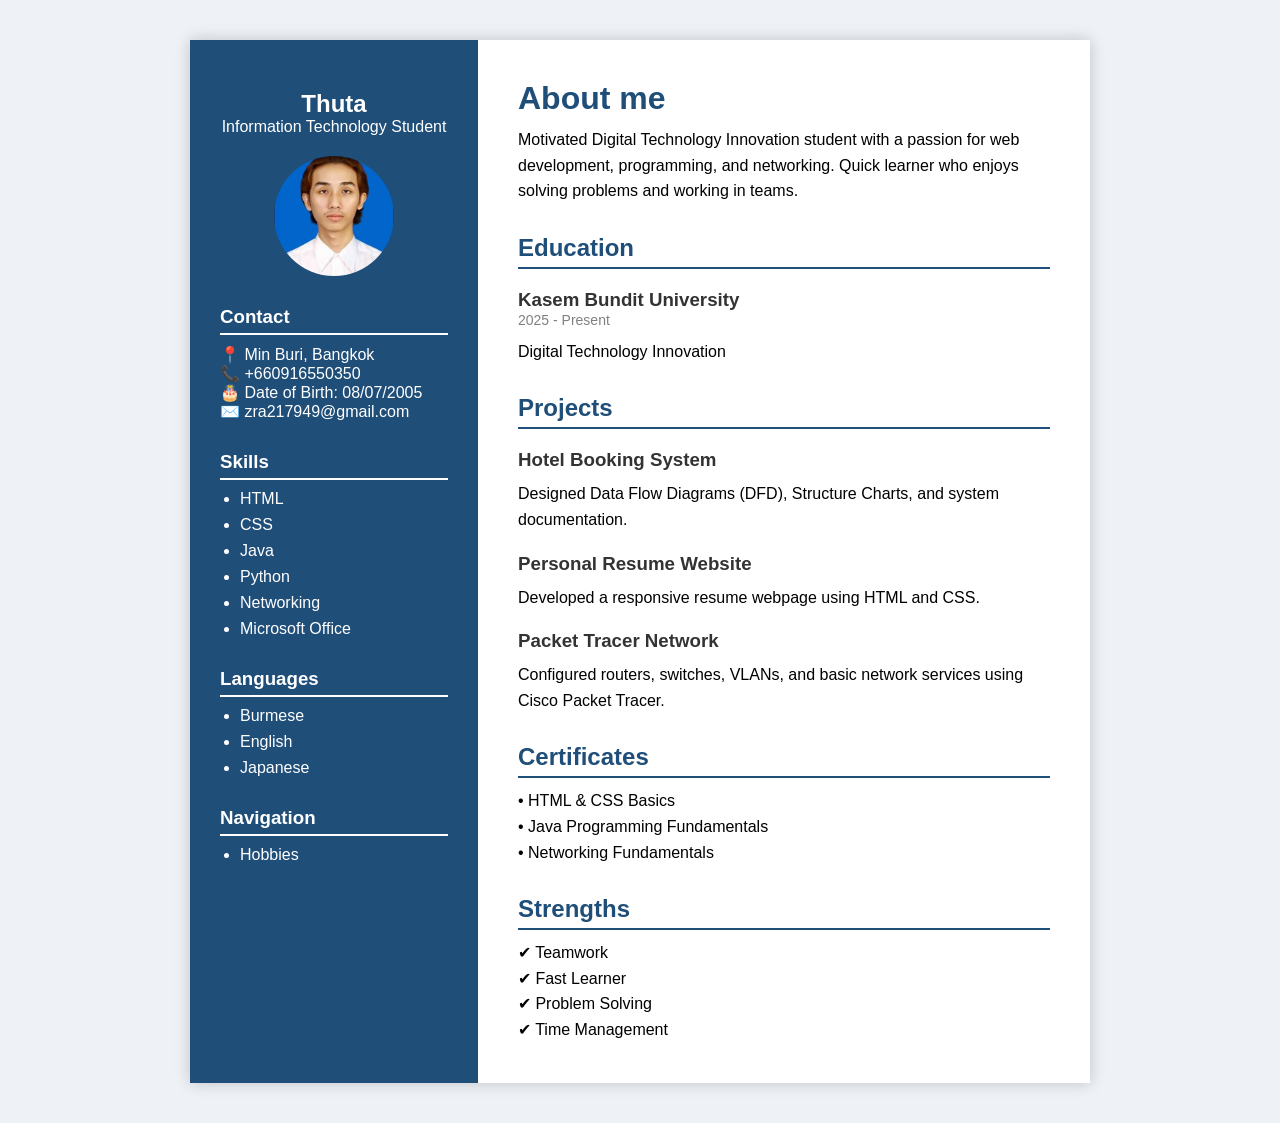
<file: index.html>
<!DOCTYPE html>
<html lang="en"><head><meta http-equiv="Content-Type" content="text/html; charset=UTF-8">

<meta name="viewport" content="width=device-width, initial-scale=1.0">
<title>My Resume</title>
<link rel="stylesheet" href="style.css">
<link rel="manifest" href="manifest.json">

</head>

<body>

<div class="resume">

<div class="left">

<h2>Thuta</h2>

<p style="text-align:center;">Information Technology Student</p>

<img src="profile.jpg?v=2" alt="My Profile Photo" class="profile-photo">
    
<h3>Contact</h3>

<p>📍 Min Buri, Bangkok</p>
<p>📞 +660916550350</p>
<p>🎂 Date of Birth: 08/07/2005</p>
<p>✉️ zra217949@gmail.com</p>

<h3>Skills</h3>

<ul>
<li>HTML</li>
<li>CSS</li>
<li>Java</li>
<li>Python</li>
<li>Networking</li>
<li>Microsoft Office</li>
</ul>

<h3>Languages</h3>

<ul>
<li>Burmese</li>
<li>English</li>
<li>Japanese</li>
</ul>

<h3>Navigation</h3>

<ul>
    <li><a href="Hobby.html">Hobbies</a></li>
</ul>





</div>

<div class="right">

<h1>About me</h1>

<p>
Motivated Digital Technology  Innovation student with a passion for web development,
programming, and networking. Quick learner who enjoys solving problems and
working in teams.
</p>

<h2>Education</h2>

<div class="job">
<h3>Kasem Bundit University</h3>
<span>2025 - Present</span>

<p>Digital Technology Innovation
</p>
</div>

<h2>Projects</h2>

<div class="job">
<h3>Hotel Booking System</h3>

<p>
Designed Data Flow Diagrams (DFD), Structure Charts, and system documentation.
</p>
</div>

<div class="job">
<h3>Personal Resume Website</h3>

<p>
Developed a responsive resume webpage using HTML and CSS.
</p>
</div>

<div class="job">
<h3>Packet Tracer Network</h3>

<p>
Configured routers, switches, VLANs, and basic network services using Cisco Packet Tracer.
</p>
</div>

<h2>Certificates</h2>

<p>
• HTML &amp; CSS Basics<br>
• Java Programming Fundamentals<br>
• Networking Fundamentals
</p>

<h2>Strengths</h2>

<p>
✔ Teamwork<br>
✔ Fast Learner<br>
✔ Problem Solving<br>
✔ Time Management
</p>





</div>

</div>

<script type="text/javascript">
    if ('serviceWorker' in navigator) {
        navigator.serviceWorker.register('/DTI224/service-worker.js')
            .then(() => console.log("Service worker registered"))
            .catch((error) => console.log("Service worker failed", error));
    }
</script>
</body></html>
</file>
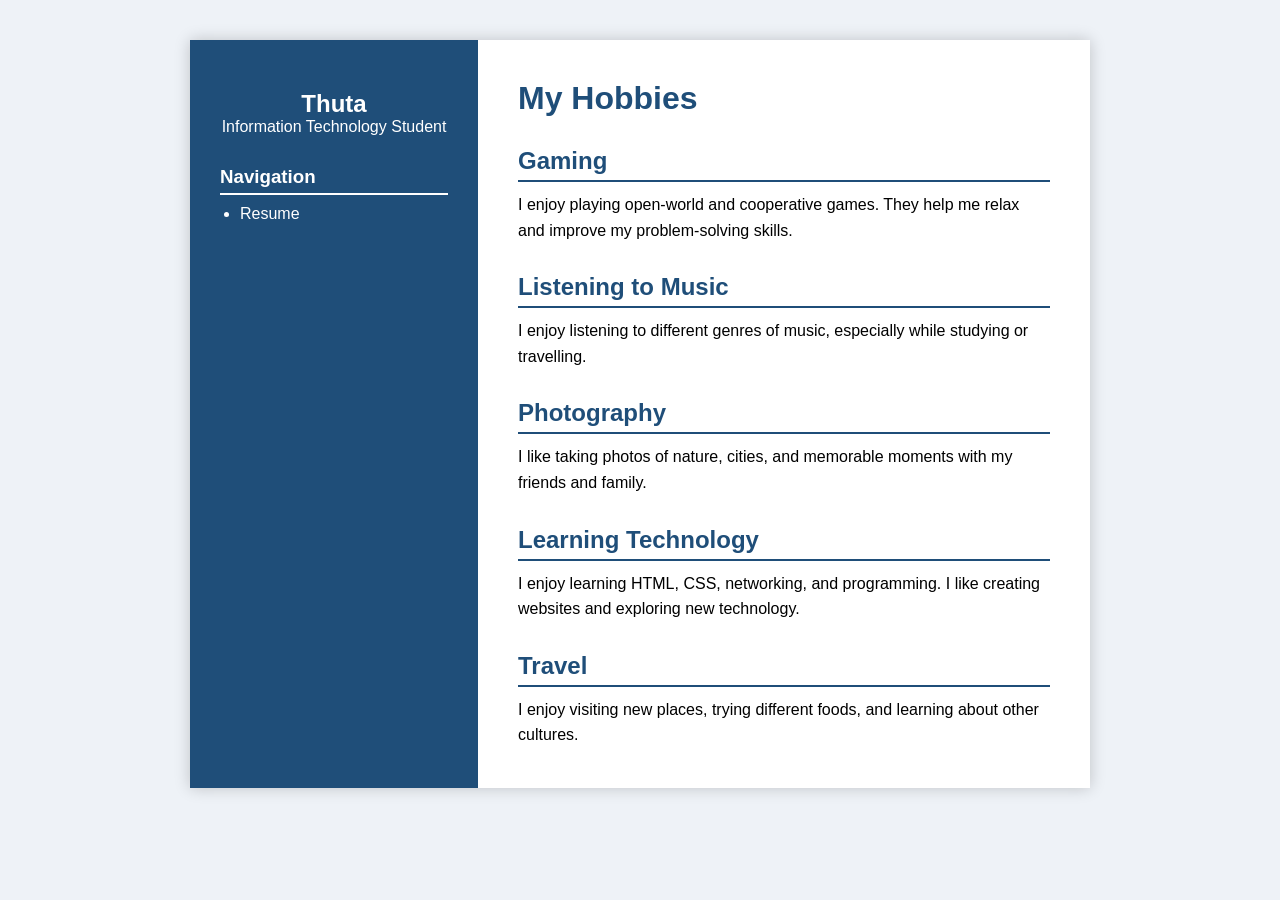
<file: Hobby.html>
<!DOCTYPE html>
<html lang="en"><head><meta http-equiv="Content-Type" content="text/html; charset=UTF-8">
    
    <meta name="viewport" content="width=device-width, initial-scale=1.0">
    <title>My Hobbies</title>

    <link rel="stylesheet" href="style.css">
</head>

<body>

<div class="resume">

    <div class="left">

        <h2 style="text-align:center; margin-top:20px;">Thuta</h2>

        <p style="text-align:center;">
            Information Technology Student
        </p>

        <h3>Navigation</h3>

        <ul>
            <li><a href="index.html" style="color:white;">Resume</a></li>
            
        </ul>

    </div>

    <div class="right">

        <h1>My Hobbies</h1>

        <h2>Gaming</h2>

        <p>
            I enjoy playing open-world and cooperative games. They help me
            relax and improve my problem-solving skills.
        </p>

        <h2>Listening to Music</h2>

        <p>
            I enjoy listening to different genres of music, especially while
            studying or travelling.
        </p>

        <h2>Photography</h2>

        <p>
            I like taking photos of nature, cities, and memorable moments
            with my friends and family.
        </p>

        <h2>Learning Technology</h2>

        <p>
            I enjoy learning HTML, CSS, networking, and programming. I like
            creating websites and exploring new technology.
        </p>

        <h2>Travel</h2>

        <p>
            I enjoy visiting new places, trying different foods, and learning
            about other cultures.
        </p>

    </div>

</div>


</body></html>
</file>
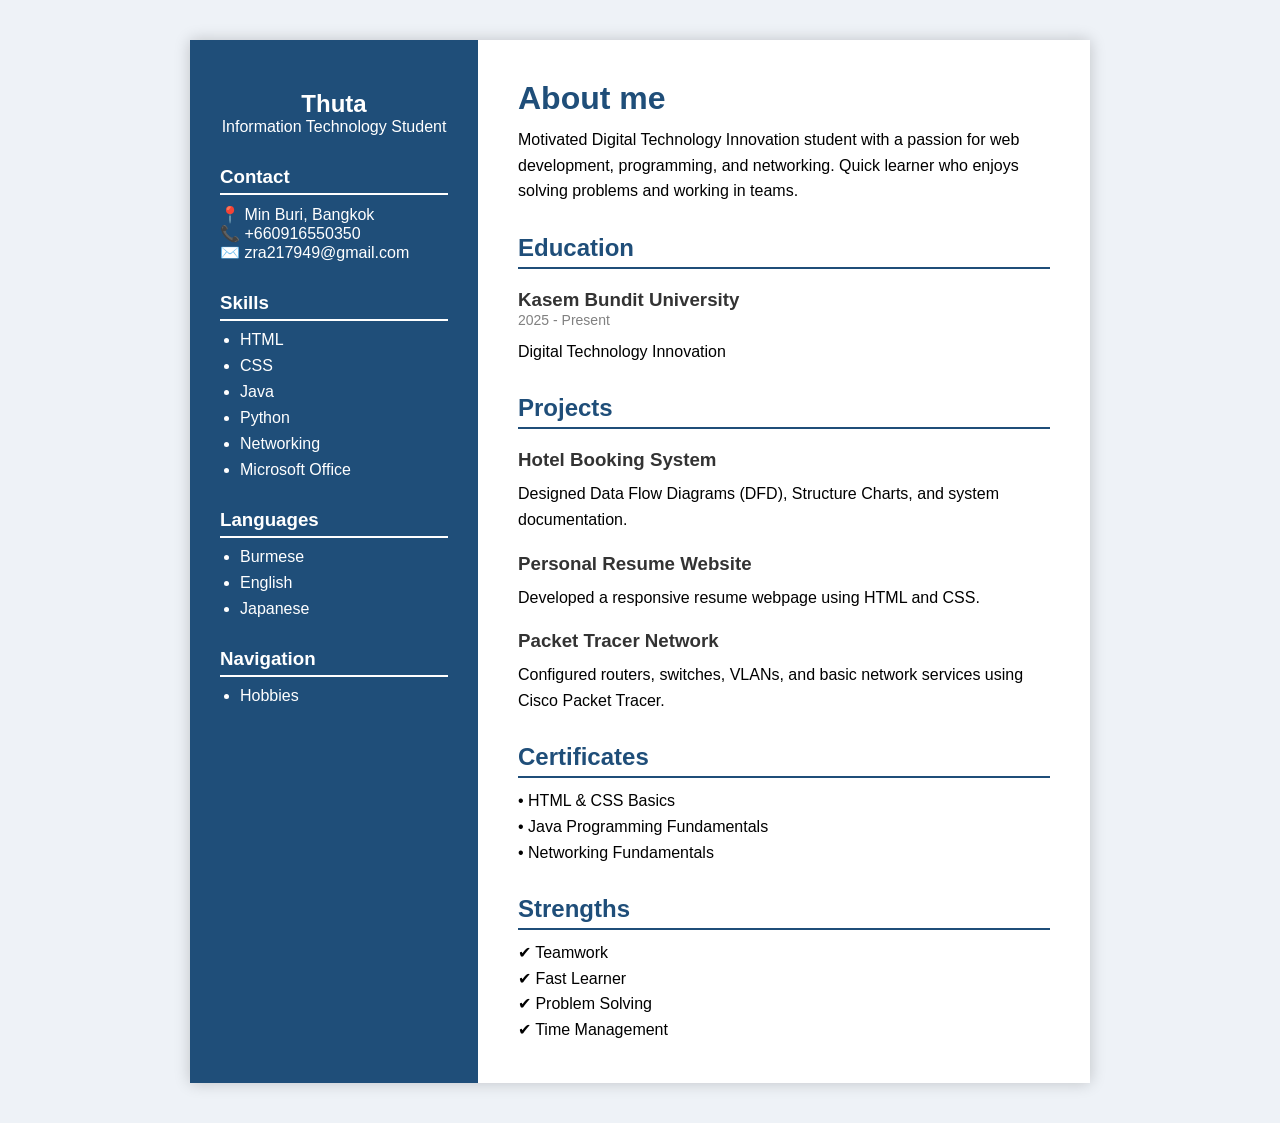
<file: Resume.html>
<!DOCTYPE html>
<html lang="en"><head><meta http-equiv="Content-Type" content="text/html; charset=UTF-8">

<meta name="viewport" content="width=device-width, initial-scale=1.0">
<title>My Resume</title>
<link rel="stylesheet" href="style.css">

</head>

<body>

<div class="resume">

<div class="left">

<h2>Thuta</h2>

<p style="text-align:center;">Information Technology Student</p>

<h3>Contact</h3>

<p>📍 Min Buri, Bangkok</p>
<p>📞 +660916550350</p>
<p>✉️ zra217949@gmail.com</p>

<h3>Skills</h3>

<ul>
<li>HTML</li>
<li>CSS</li>
<li>Java</li>
<li>Python</li>
<li>Networking</li>
<li>Microsoft Office</li>
</ul>

<h3>Languages</h3>

<ul>
<li>Burmese</li>
<li>English</li>
<li>Japanese</li>
</ul>

<h3>Navigation</h3>

<ul>
    <li><a href="Hobby.html">Hobbies</a></li>
</ul>





</div>

<div class="right">

<h1>About me</h1>

<p>
Motivated Digital Technology  Innovation student with a passion for web development,
programming, and networking. Quick learner who enjoys solving problems and
working in teams.
</p>

<h2>Education</h2>

<div class="job">
<h3>Kasem Bundit University</h3>
<span>2025 - Present</span>

<p>Digital Technology Innovation
</p>
</div>

<h2>Projects</h2>

<div class="job">
<h3>Hotel Booking System</h3>

<p>
Designed Data Flow Diagrams (DFD), Structure Charts, and system documentation.
</p>
</div>

<div class="job">
<h3>Personal Resume Website</h3>

<p>
Developed a responsive resume webpage using HTML and CSS.
</p>
</div>

<div class="job">
<h3>Packet Tracer Network</h3>

<p>
Configured routers, switches, VLANs, and basic network services using Cisco Packet Tracer.
</p>
</div>

<h2>Certificates</h2>

<p>
• HTML &amp; CSS Basics<br>
• Java Programming Fundamentals<br>
• Networking Fundamentals
</p>

<h2>Strengths</h2>

<p>
✔ Teamwork<br>
✔ Fast Learner<br>
✔ Problem Solving<br>
✔ Time Management
</p>





</div>

</div>


</body></html>
</file>
<file: style.css>
*{
    margin:0;
    padding:0;
    box-sizing:border-box;
    font-family:Arial, Helvetica, sans-serif;
}

body{
    background:#eef2f7;
    padding:40px;
}

.profile-photo {
    width: 120px;
    height: 120px;
    border-radius: 50%;
    object-fit: cover;
    display: block;
    margin: 20px auto;
}

.resume{
    width:900px;
    margin:auto;
    display:flex;
    background:white;
    box-shadow:0 0 15px rgba(0,0,0,.2);
}

.left{
    width:32%;
    background:#1f4e79;
    color:white;
    padding:30px;
}

.left h2{
    margin-top:20px;
    text-align:center;
}

.left h3{
    margin-top:30px;
    margin-bottom:10px;
    border-bottom:2px solid white;
    padding-bottom:5px;
}

.left ul{
    margin-left:20px;
}

.left li{
    margin:8px 0;
}

.left a{
	color: white;
    text-decoration:none;
}

.left a:hover{
    text-decoration:underline;
}

.right{
    width:68%;
    padding:40px;
}

.right h1{
    color:#1f4e79;
    margin-bottom:10px;
}

.right h2{
    color:#1f4e79;
    margin-top:30px;
    border-bottom:2px solid #1f4e79;
    padding-bottom:5px;
}

.right p{
    margin-top:10px;
    line-height:1.6;
}

.job{
    margin-top:20px;
}

.job h3{
    color:#333;
}

.job span{
    color:gray;
    font-size:14px;
}
</file>
